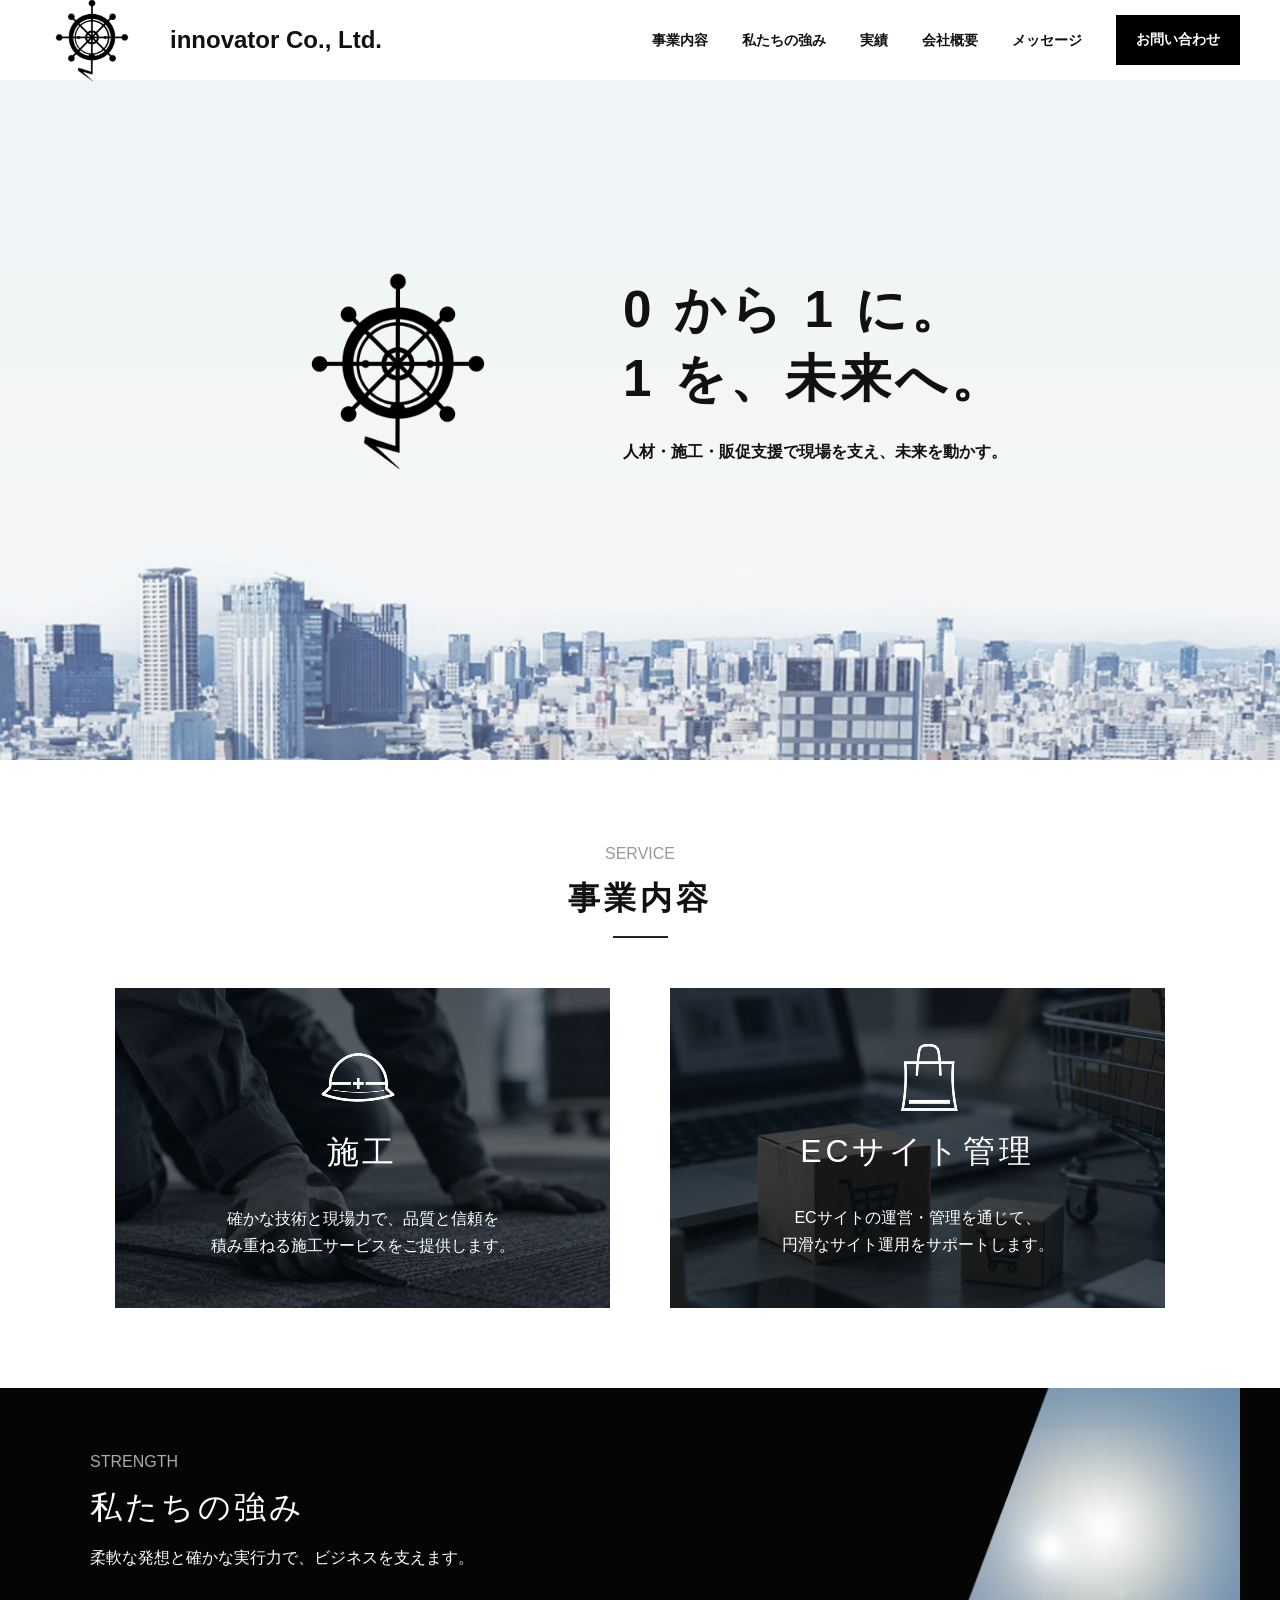
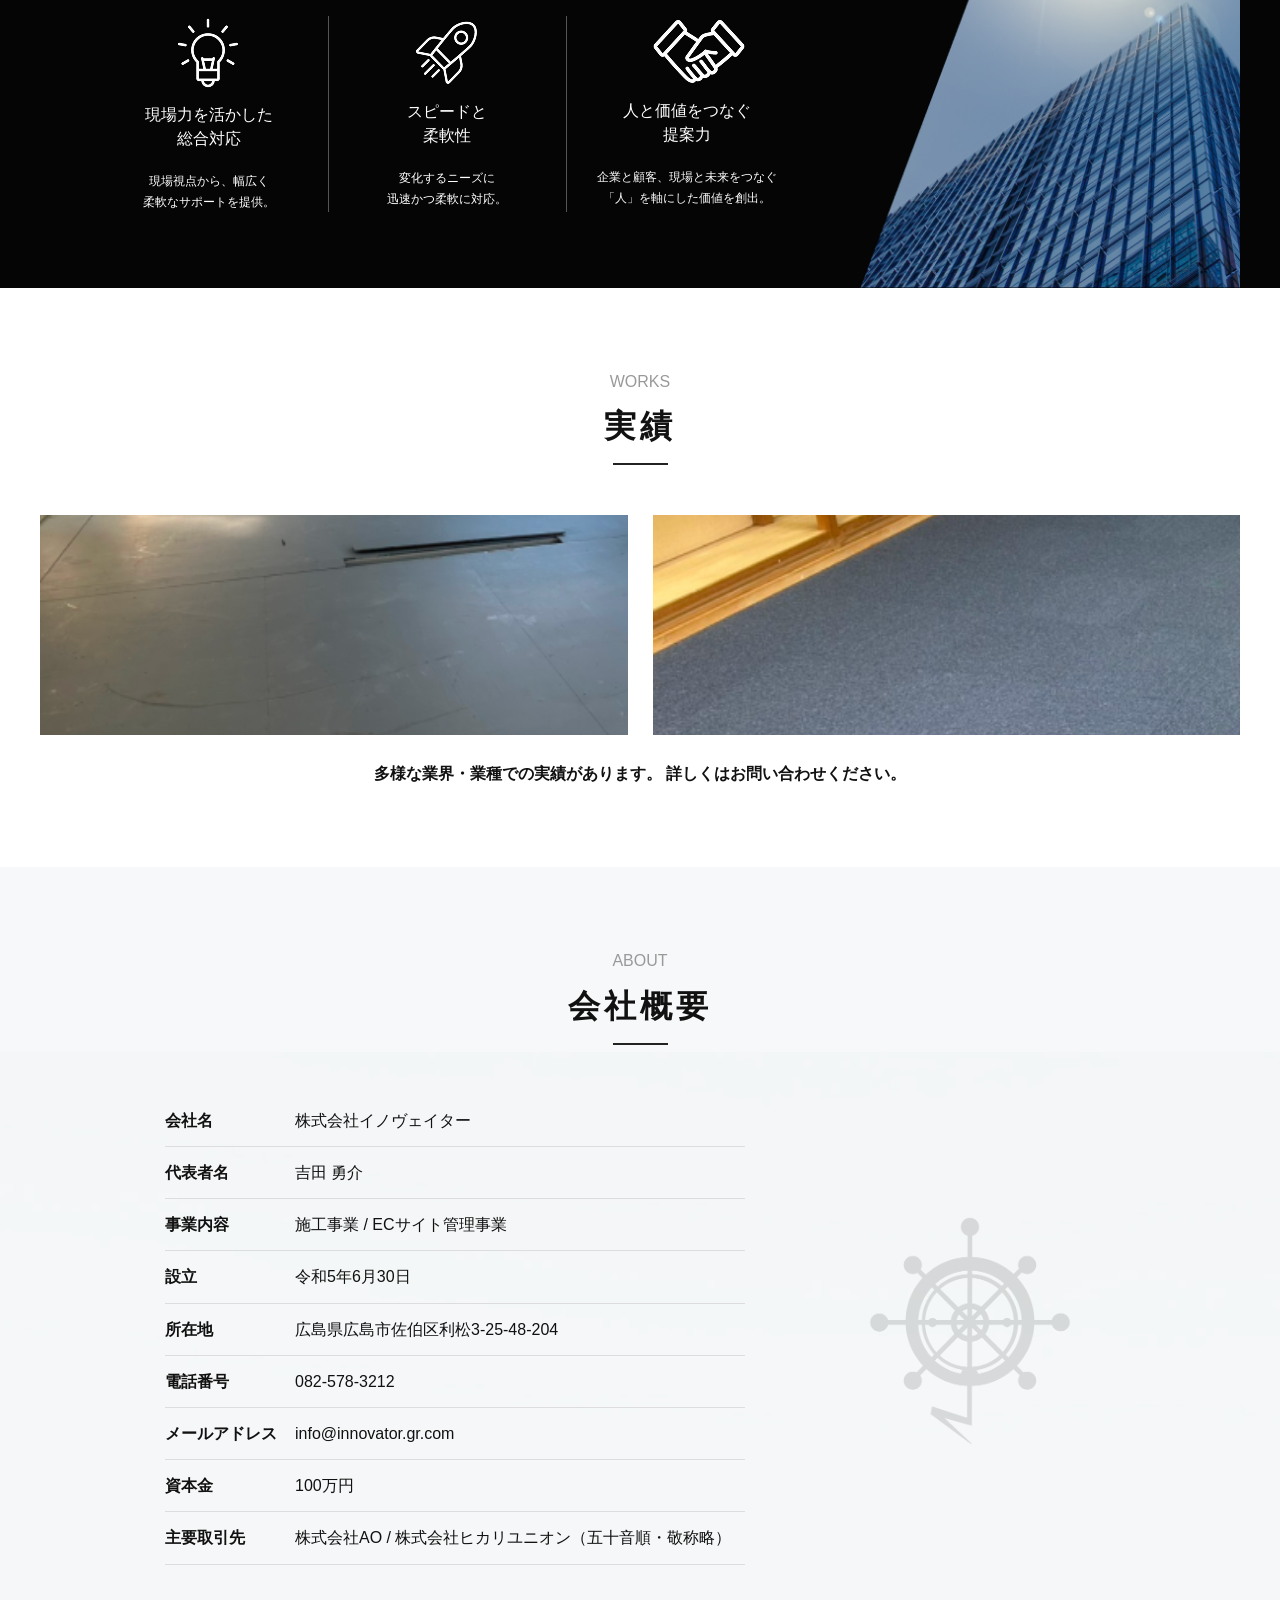
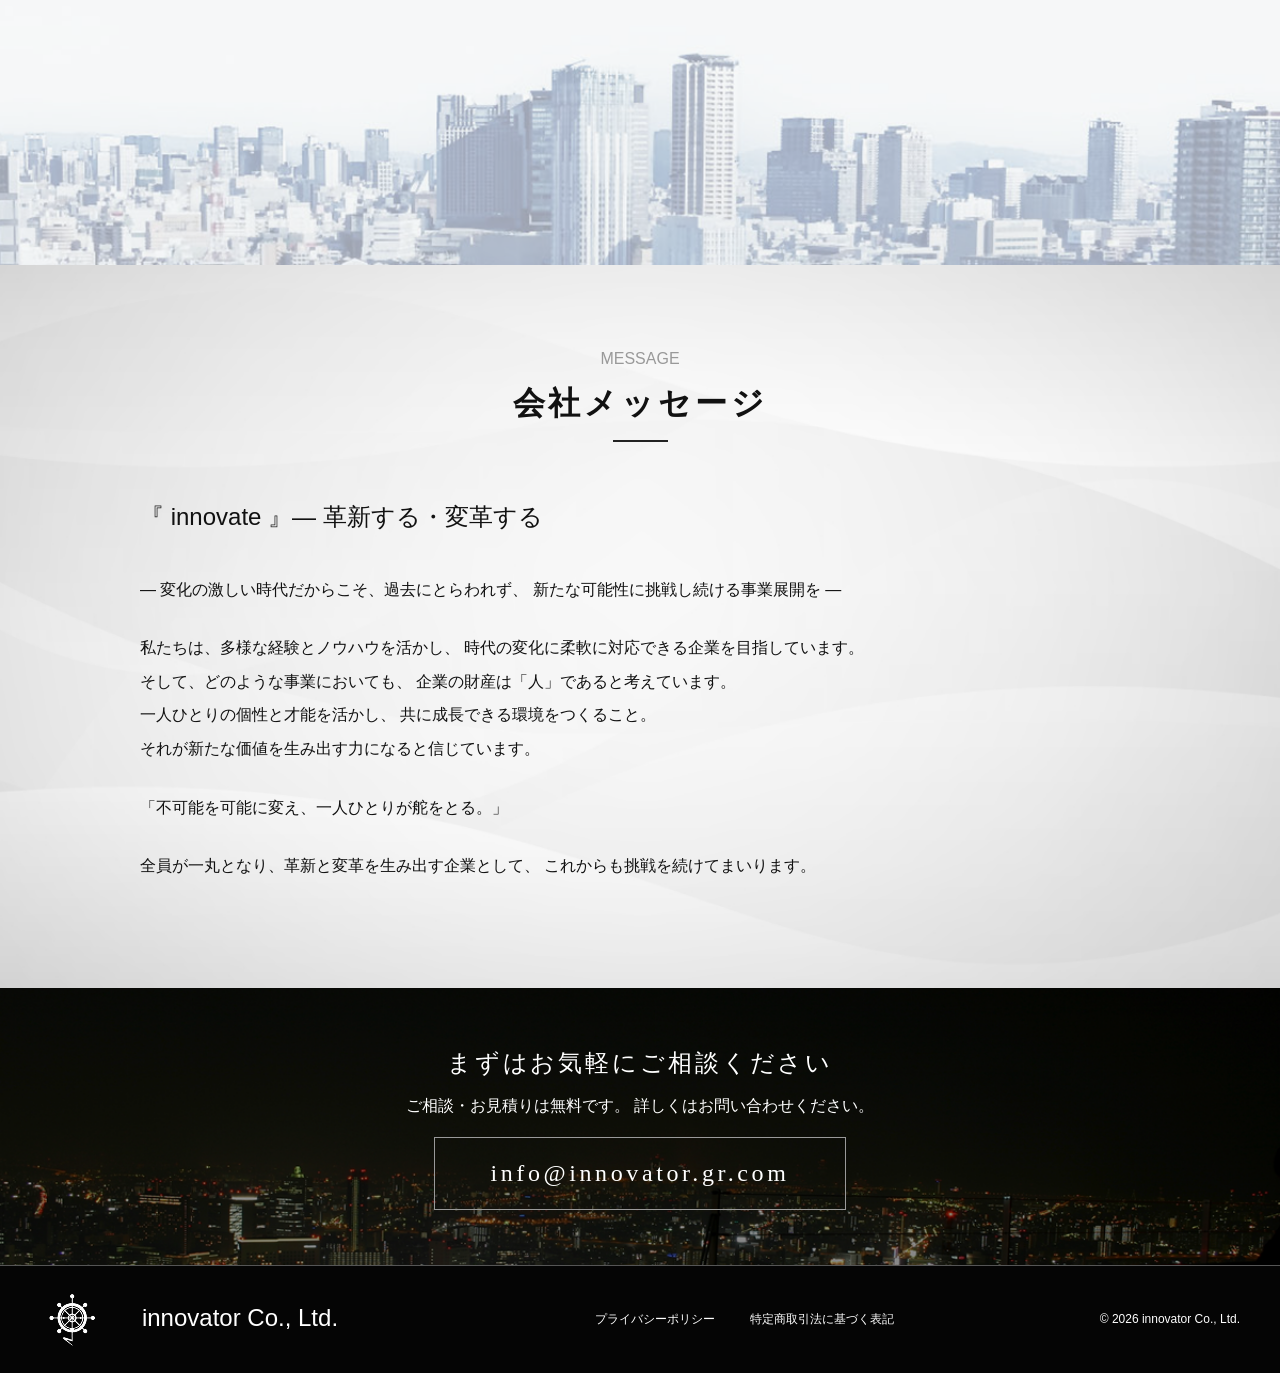
<file: index.html>
<!DOCTYPE html>
<html lang="ja">

<head>
  <meta charset="UTF-8">
  <meta name="viewport" content="width=device-width, initial-scale=1.0">
  <title>innovator Co., Ltd.</title>

  <link rel="stylesheet" href="css/reset.css">
  <link rel="stylesheet" href="css/style.css">

  <link rel="icon" href="images/inno.logo01.svg" type="image/svg">
  <link rel="icon alternate" href="images/inno.logo01.png" type="image/png">


  <meta property="og:url" content="https://0000/" />
  <meta property="og:type" content="website" />
  <meta property="og:title" content="innovator Co., Ltd." />
  <meta property="og:description" content="株式会社イノヴェイター" />
  <meta property="og:site_name" content="innovator Co., Ltd." />
  <meta property="og:image" content="https://0000/images/innovator.png" />


</head>

<body>

  <!-- HEADER -->
  <header class="header">

    <div class="header__inner inner">
      <div class="name">
        <a href="#" class="header__logo">
          <img src="images/inno.logo01.svg" alt="innovator Co., Ltd.">
        </a>

        <h1 class="header__name">innovator Co., Ltd.</h1>
      </div>

      <nav class="header__nav">

        <ul class="header__list">

          <li>
            <a href="#service">事業内容</a>
          </li>

          <li>
            <a href="#strength">私たちの強み</a>
          </li>

          <li>
            <a href="#works">実績</a>
          </li>

          <li>
            <a href="#about">会社概要</a>
          </li>

          <li>
            <a href="#message">メッセージ</a>
          </li>

          <li>
            <a href="#contact" class="header__contact">
              お問い合わせ
            </a>
          </li>

        </ul>

      </nav>

    </div>

  </header>



  <!-- HERO -->
  <main>

    <section class="hero">

      <div class="hero__inner inner">

        <div class="hero__symbol">
          <img src="images/inno.logo01.svg" alt="">
        </div>

        <div class="hero__content">
          <!-- ここh1をdivに変更 -->
          <div class="hero__title">
            0 から 1 に。<br>
            1 を、未来へ。
          </div>

          <p class="hero__text">
            人材・施工・販促支援で現場を支え、未来を動かす。
          </p>

        </div>

      </div>

    </section>


    <!-- SERVICE -->
    <section id="service" class="service section">

      <div class="inner">

        <div class="section-title">

          <span class="section-title__en">
            SERVICE
          </span>

          <h2 class="section-title__ja">
            事業内容
          </h2>

        </div>


        <div class="service__list">

          <!-- 施工 -->

          <article class="service-card service-card--construction">

            <div class="service-card__content">

              <div class="service-card__icon">
                <img src="images/icon01.png" alt="">
              </div>

              <h3 class="service-card__title">
                施工
              </h3>

              <p>
                確かな技術と現場力で、品質と信頼を<br>
                積み重ねる施工サービスをご提供します。
              </p>

            </div>

          </article>


          <!-- ECサイト管理 -->

          <article class="service-card service-card--ec">

            <div class="service-card__content">

              <div class="service-card__icon">
                <img src="images/icon02.png" alt="">
              </div>

              <h3 class="service-card__title">
                ECサイト管理
              </h3>

              <p>
                ECサイトの運営・管理を通じて、<br>
                円滑なサイト運用をサポートします。
              </p>

            </div>

          </article>

        </div>

      </div>

    </section>


    <!-- STRENGTH -->
    <section id="strength" class="strength">

      <div class="strength__inner">

        <div class="strength__content">

          <span class="strength__en">
            STRENGTH
          </span>

          <h2 class="strength__title">
            私たちの強み
          </h2>

          <p class="strength__lead">
            柔軟な発想と確かな実行力で、ビジネスを支えます。
          </p>


          <div class="strength__list">

            <div class="strength-item">

              <div class="strength-item__icon">
                <img src="images/str_icon1.png" alt="">
              </div>

              <h3>
                現場力を活かした<br>
                総合対応
              </h3>

              <p>
                現場視点から、幅広く<br>
                柔軟なサポートを提供。
              </p>

            </div>


            <div class="strength-item">

              <div class="strength-item__icon">
                <img src="images/str_icon2.png" alt="">
              </div>

              <h3>
                スピードと<br>
                柔軟性
              </h3>

              <p>
                変化するニーズに<br>
                迅速かつ柔軟に対応。
              </p>

            </div>


            <div class="strength-item">

              <div class="strength-item__icon">
                <img src="images/str_icon3.png" alt="">
              </div>

              <h3>
                人と価値をつなぐ<br>
                提案力
              </h3>

              <p>
                企業と顧客、現場と未来をつなぐ<br>
                「人」を軸にした価値を創出。
              </p>

            </div>

          </div>

        </div>


        <div class="strength__image"></div>

      </div>

    </section>



    <!-- WORKS -->
    <section id="works" class="works section">

      <div class="inner">

        <div class="section-title">

          <span class="section-title__en">
            WORKS
          </span>

          <h2 class="section-title__ja">
            実績
          </h2>

        </div>


        <div class="works__list">

          <div class="works__item">
            <img src="images/work01.png" alt="実績写真01">
          </div>

          <div class="works__item">
            <img src="images/work02.png" alt="実績写真02">
          </div>

          <!-- <div class="works__item">
            <img src="images/work03.jpg" alt="実績写真03">
          </div> -->

        </div>


        <p class="works__text">
          多様な業界・業種での実績があります。
          詳しくはお問い合わせください。
        </p>

      </div>

    </section>



    <!-- ABOUT -->
    <section id="about" class="about section">

      <div class="inner">

        <div class="section-title">

          <span class="section-title__en">
            ABOUT
          </span>

          <h2 class="section-title__ja">
            会社概要
          </h2>

        </div>


        <div class="about__content">

          <dl class="about__table">

            <div>
              <dt>会社名</dt>
              <dd>株式会社イノヴェイター</dd>
            </div>

            <div>
              <dt>代表者名</dt>
              <dd>吉田 勇介</dd>
            </div>

            <div>
              <dt>事業内容</dt>
              <dd>
                施工事業 / ECサイト管理事業
              </dd>
            </div>

            <div>
              <dt>設立</dt>
              <dd>令和5年6月30日</dd>
            </div>

            <div>
              <dt>所在地</dt>
              <dd>
                広島県広島市佐伯区利松3-25-48-204
              </dd>
            </div>

            <div>
              <dt>電話番号</dt>
              <dd>082-578-3212</dd>
            </div>

            <div>
              <dt>メールアドレス</dt>
              <dd>info@innovator.gr.com</dd>
            </div>

            <div>
              <dt>資本金</dt>
              <dd>100万円</dd>
            </div>

            <div>
              <dt>主要取引先</dt>
              <dd>
                株式会社AO / 株式会社ヒカリユニオン（五十音順・敬称略）
              </dd>
            </div>

          </dl>


          <div class="about__symbol">

            <img src="images/inno.logo01.png" alt="">

          </div>

        </div>

      </div>

    </section>


    <!-- MESSAGE -->
    <section id="message" class="message section">

      <div class="inner">

        <div class="section-title">

          <span class="section-title__en">
            MESSAGE
          </span>

          <h2 class="section-title__ja">
            会社メッセージ
          </h2>

        </div>


        <div class="message__content">

          <h3>
            『 innovate 』— 革新する・変革する
          </h3>

          <p>
            — 変化の激しい時代だからこそ、過去にとらわれず、
            新たな可能性に挑戦し続ける事業展開を —
          </p>

          <p>
            私たちは、多様な経験とノウハウを活かし、
            時代の変化に柔軟に対応できる企業を目指しています。
            <br>
            そして、どのような事業においても、
            企業の財産は「人」であると考えています。
            <br>
            一人ひとりの個性と才能を活かし、
            共に成長できる環境をつくること。
            <br>
            それが新たな価値を生み出す力になると信じています。
          </p>

          <p>
            「不可能を可能に変え、一人ひとりが舵をとる。」
          </p>

          <p>
            全員が一丸となり、革新と変革を生み出す企業として、
            これからも挑戦を続けてまいります。
          </p>

        </div>

      </div>

    </section>


    <!-- CONTACT -->
    <section id="contact" class="contact">

      <div class="inner">

        <h2 class="contact__title">
          まずはお気軽にご相談ください
        </h2>

        <p class="contact__text">
          ご相談・お見積りは無料です。
          詳しくはお問い合わせください。
        </p>

        <a href="mailto:info@innovator.gr.com" class="contact__mail">

          info@innovator.gr.com

        </a>

      </div>

    </section>


    <!-- FOOTER -->

    <footer class="footer">

      <div class="footer__inner inner">

        <div class="name__f">
          <div class="footer__logo">

            <img src="images/logo_w1.png" alt="innovator Co., Ltd.">

          </div>

          <div class="footer__name">innovator Co., Ltd.</div>
        </div>

        <nav class="footer__nav">

          <a href="privacy.html">
            プライバシーポリシー
          </a>

          <a href="law.html">
            特定商取引法に基づく表記
          </a>

        </nav>


        <p class="footer__copy">
          © 2026 innovator Co., Ltd.
        </p>

      </div>

    </footer>

  </main>

</body>

</html>
</file>
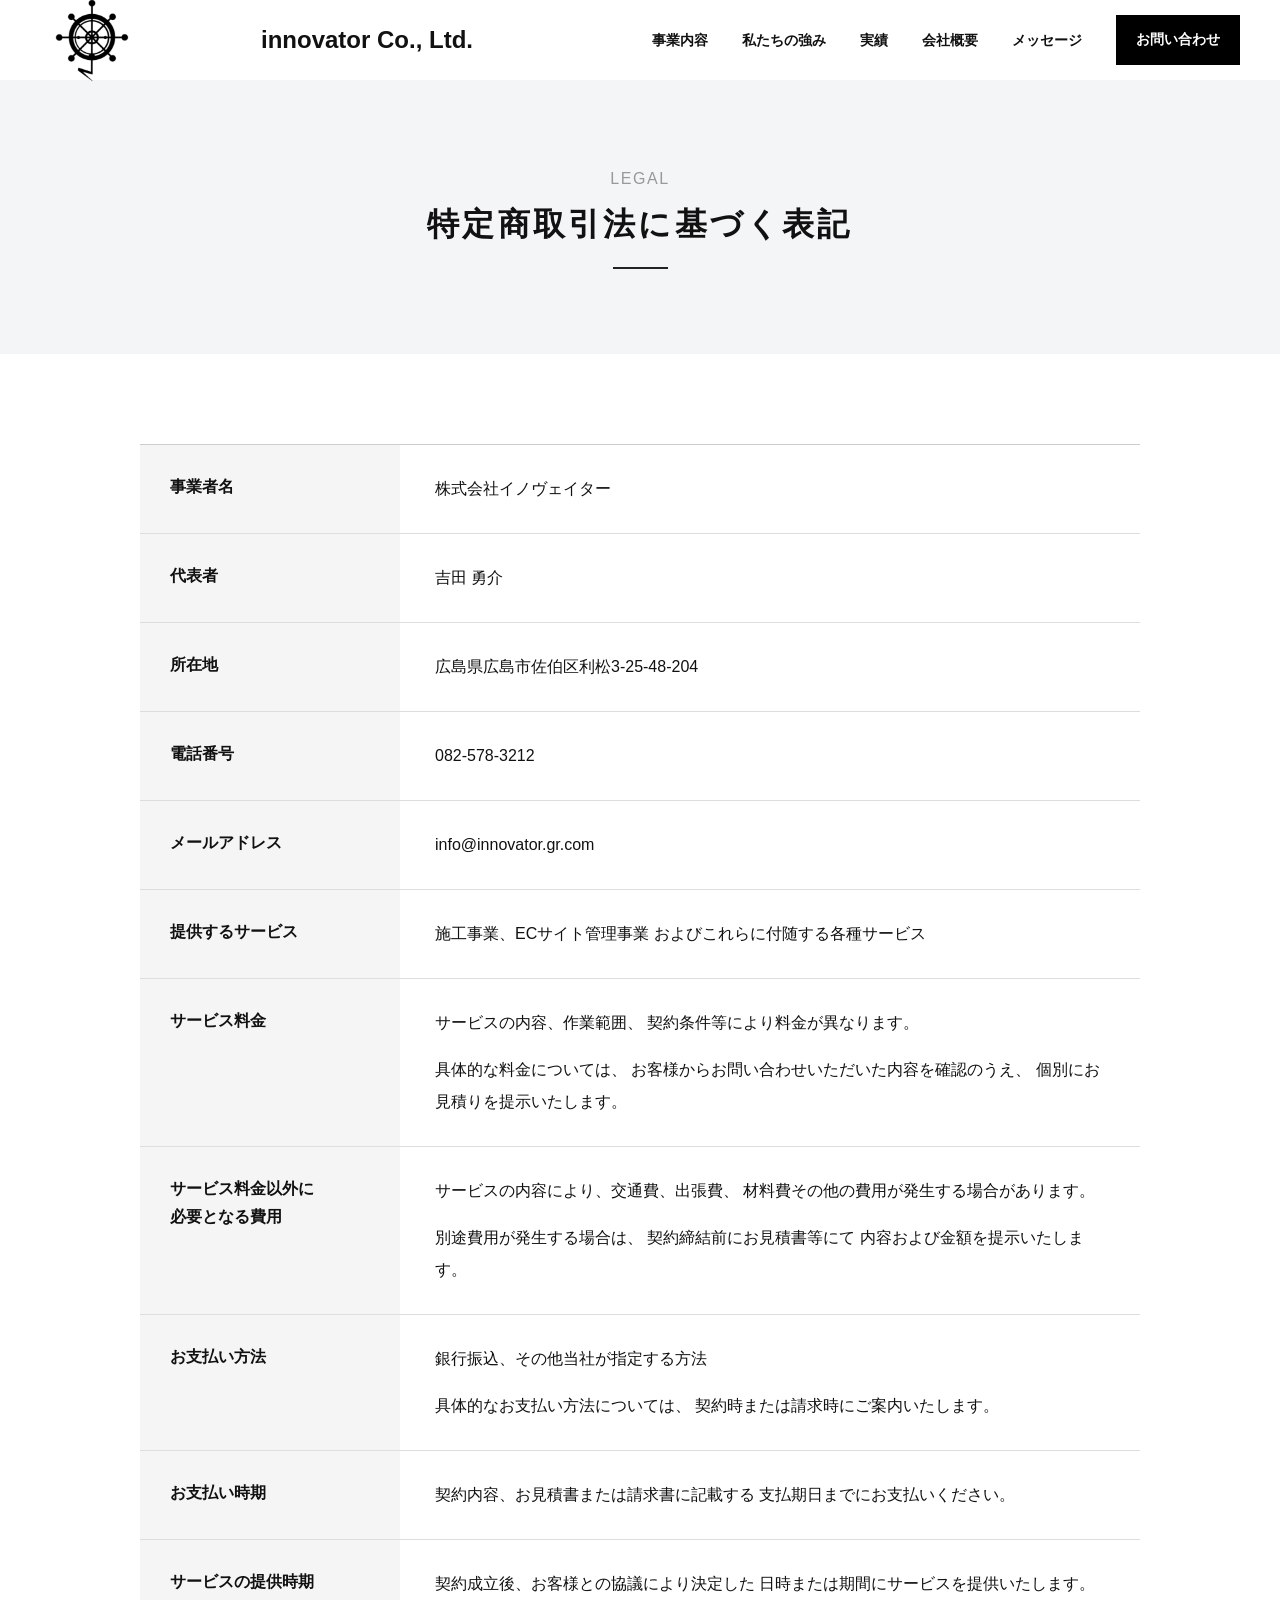
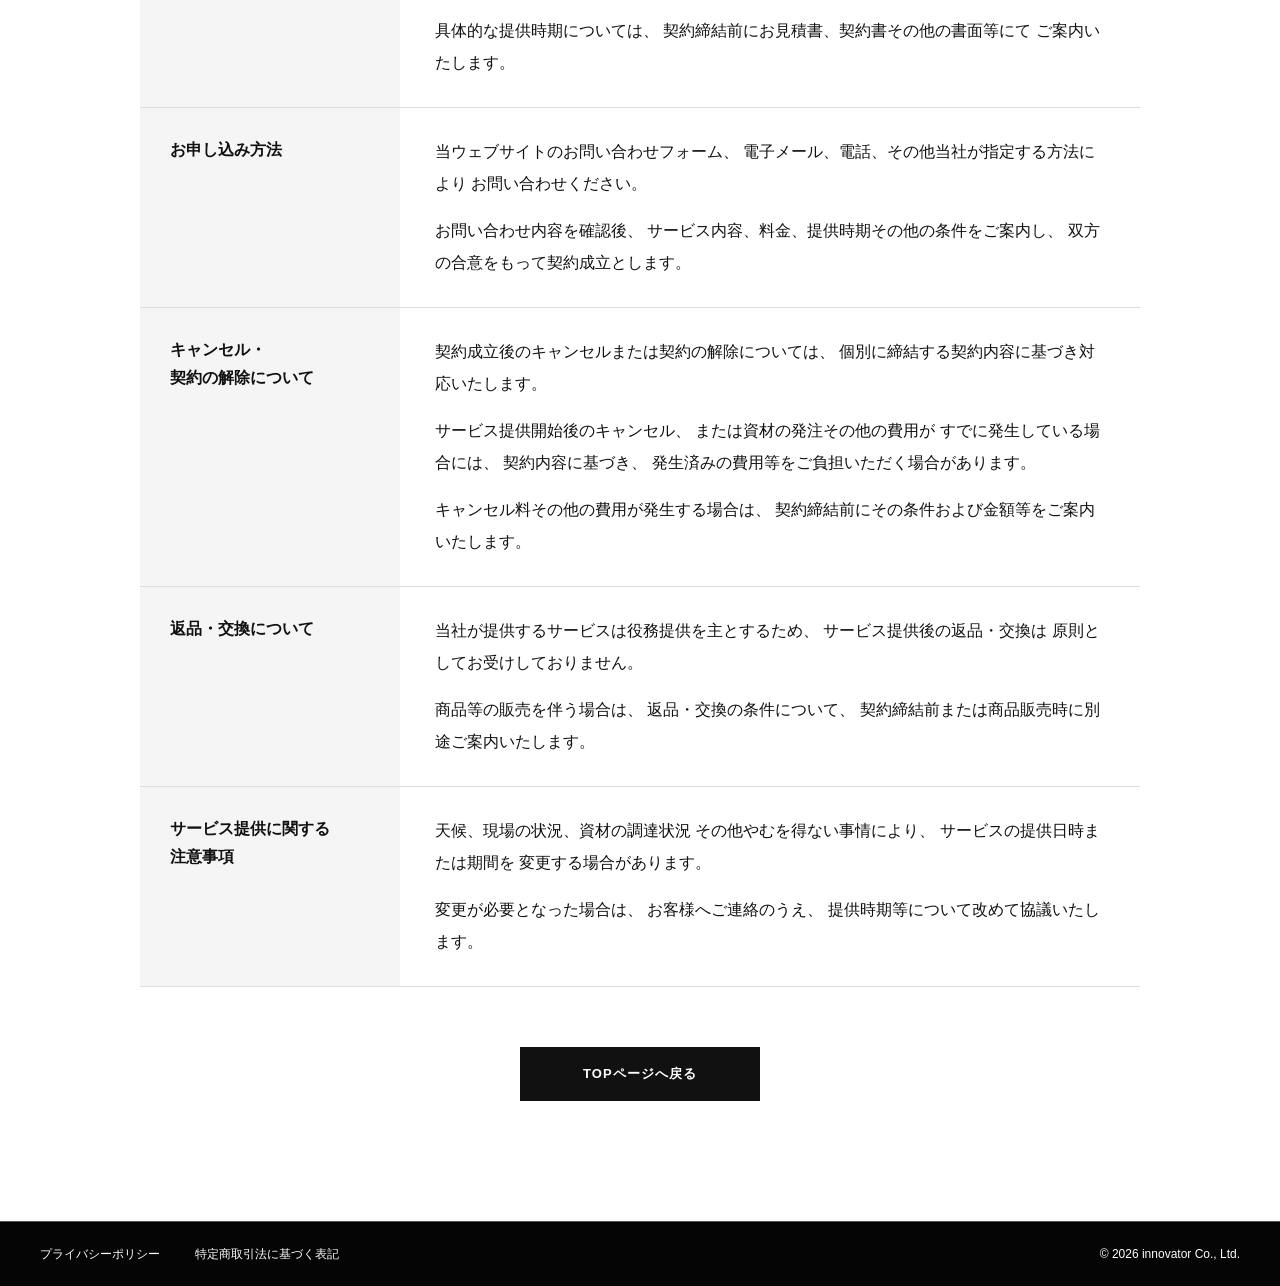
<file: law.html>
<!DOCTYPE html>
<html lang="ja">

<head>
    <meta charset="UTF-8">

    <meta name="viewport" content="width=device-width, initial-scale=1.0">

    <meta name="description" content="株式会社イノヴェイターの特定商取引法に基づく表記です。">

    <title>特定商取引法に基づく表記 | innovator Co., Ltd.</title>

    <link rel="stylesheet" href="css/reset.css">
    <link rel="stylesheet" href="css/style.css">


<body>

    <!-- =========================
       HEADER
  ========================== -->

    <header class="header">

        <div class="header__inner inner">

            <!-- LOGO -->

            <a href="index.html" class="header__logo">
                <div class="name">
                    <img src="images/inno.logo01.svg" alt="innovator Co., Ltd.">
                </div>
            </a>

            <div class="header__name">innovator Co., Ltd.</div>


            <!-- NAVIGATION -->

            <nav class="header__nav">

                <ul class="header__list">

                    <li>
                        <a href="index.html#service">
                            事業内容
                        </a>
                    </li>

                    <li>
                        <a href="index.html#strength">
                            私たちの強み
                        </a>
                    </li>

                    <li>
                        <a href="index.html#works">
                            実績
                        </a>
                    </li>

                    <li>
                        <a href="index.html#about">
                            会社概要
                        </a>
                    </li>

                    <li>
                        <a href="index.html#message">
                            メッセージ
                        </a>
                    </li>

                    <li>

                        <a href="index.html#contact" class="header__contact">
                            お問い合わせ
                        </a>

                    </li>

                </ul>

            </nav>

        </div>

    </header>



    <!-- =========================
       MAIN
  ========================== -->

    <main>


        <!-- =========================
         PAGE TITLE
    ========================== -->

        <section class="sub-hero">

            <div class="inner">

                <p class="sub-hero__en">
                    LEGAL
                </p>

                <h1 class="sub-hero__title">
                    特定商取引法に基づく表記
                </h1>

            </div>

        </section>



        <!-- =========================
         LEGAL CONTENT
    ========================== -->

        <section class="legal">

            <div class="inner">


                <div class="legal__content">


                    <!-- 事業者名 -->

                    <div class="legal__row">

                        <h2 class="legal__title">
                            事業者名
                        </h2>

                        <div class="legal__text">

                            <p>
                                株式会社イノヴェイター
                            </p>

                        </div>

                    </div>



                    <!-- 代表者 -->

                    <div class="legal__row">

                        <h2 class="legal__title">
                            代表者
                        </h2>

                        <div class="legal__text">

                            <p>
                                吉田 勇介
                            </p>

                        </div>

                    </div>



                    <!-- 所在地 -->

                    <div class="legal__row">

                        <h2 class="legal__title">
                            所在地
                        </h2>

                        <div class="legal__text">

                            <p>
                                広島県広島市佐伯区利松3-25-48-204
                            </p>

                        </div>

                    </div>



                    <!-- 電話番号 -->

                    <div class="legal__row">

                        <h2 class="legal__title">
                            電話番号
                        </h2>

                        <div class="legal__text">

                            <p>
                                <a href="tel:0825783212">
                                    082-578-3212
                                </a>
                            </p>

                        </div>

                    </div>



                    <!-- メールアドレス -->

                    <div class="legal__row">

                        <h2 class="legal__title">
                            メールアドレス
                        </h2>

                        <div class="legal__text">

                            <p>

                                <a href="mailto:info@innovator.gr.com">
                                    info@innovator.gr.com
                                </a>

                            </p>

                        </div>

                    </div>



                    <!-- 提供するサービス -->

                    <div class="legal__row">

                        <h2 class="legal__title">
                            提供するサービス
                        </h2>

                        <div class="legal__text">

                            <p>
                                施工事業、ECサイト管理事業
                                およびこれらに付随する各種サービス
                            </p>

                        </div>

                    </div>



                    <!-- サービス料金 -->

                    <div class="legal__row">

                        <h2 class="legal__title">
                            サービス料金
                        </h2>

                        <div class="legal__text">

                            <p>
                                サービスの内容、作業範囲、
                                契約条件等により料金が異なります。
                            </p>

                            <p>
                                具体的な料金については、
                                お客様からお問い合わせいただいた内容を確認のうえ、
                                個別にお見積りを提示いたします。
                            </p>

                        </div>

                    </div>



                    <!-- サービス料金以外に必要となる費用 -->

                    <div class="legal__row">

                        <h2 class="legal__title">
                            サービス料金以外に<br class="pc-only">
                            必要となる費用
                        </h2>

                        <div class="legal__text">

                            <p>
                                サービスの内容により、交通費、出張費、
                                材料費その他の費用が発生する場合があります。
                            </p>

                            <p>
                                別途費用が発生する場合は、
                                契約締結前にお見積書等にて
                                内容および金額を提示いたします。
                            </p>

                        </div>

                    </div>



                    <!-- お支払い方法 -->

                    <div class="legal__row">

                        <h2 class="legal__title">
                            お支払い方法
                        </h2>

                        <div class="legal__text">

                            <p>
                                銀行振込、その他当社が指定する方法
                            </p>

                            <p>
                                具体的なお支払い方法については、
                                契約時または請求時にご案内いたします。
                            </p>

                        </div>

                    </div>



                    <!-- お支払い時期 -->

                    <div class="legal__row">

                        <h2 class="legal__title">
                            お支払い時期
                        </h2>

                        <div class="legal__text">

                            <p>
                                契約内容、お見積書または請求書に記載する
                                支払期日までにお支払いください。
                            </p>

                        </div>

                    </div>



                    <!-- サービスの提供時期 -->

                    <div class="legal__row">

                        <h2 class="legal__title">
                            サービスの提供時期
                        </h2>

                        <div class="legal__text">

                            <p>
                                契約成立後、お客様との協議により決定した
                                日時または期間にサービスを提供いたします。
                            </p>

                            <p>
                                具体的な提供時期については、
                                契約締結前にお見積書、契約書その他の書面等にて
                                ご案内いたします。
                            </p>

                        </div>

                    </div>



                    <!-- お申し込み方法 -->

                    <div class="legal__row">

                        <h2 class="legal__title">
                            お申し込み方法
                        </h2>

                        <div class="legal__text">

                            <p>
                                当ウェブサイトのお問い合わせフォーム、
                                電子メール、電話、その他当社が指定する方法により
                                お問い合わせください。
                            </p>

                            <p>
                                お問い合わせ内容を確認後、
                                サービス内容、料金、提供時期その他の条件をご案内し、
                                双方の合意をもって契約成立とします。
                            </p>

                        </div>

                    </div>



                    <!-- キャンセル・契約解除 -->

                    <div class="legal__row">

                        <h2 class="legal__title">
                            キャンセル・<br class="pc-only">
                            契約の解除について
                        </h2>

                        <div class="legal__text">

                            <p>
                                契約成立後のキャンセルまたは契約の解除については、
                                個別に締結する契約内容に基づき対応いたします。
                            </p>

                            <p>
                                サービス提供開始後のキャンセル、
                                または資材の発注その他の費用が
                                すでに発生している場合には、
                                契約内容に基づき、
                                発生済みの費用等をご負担いただく場合があります。
                            </p>

                            <p>
                                キャンセル料その他の費用が発生する場合は、
                                契約締結前にその条件および金額等をご案内いたします。
                            </p>

                        </div>

                    </div>



                    <!-- 返品・交換 -->

                    <div class="legal__row">

                        <h2 class="legal__title">
                            返品・交換について
                        </h2>

                        <div class="legal__text">

                            <p>
                                当社が提供するサービスは役務提供を主とするため、
                                サービス提供後の返品・交換は
                                原則としてお受けしておりません。
                            </p>

                            <p>
                                商品等の販売を伴う場合は、
                                返品・交換の条件について、
                                契約締結前または商品販売時に別途ご案内いたします。
                            </p>

                        </div>

                    </div>



                    <!-- 注意事項 -->

                    <div class="legal__row">

                        <h2 class="legal__title">
                            サービス提供に関する<br class="pc-only">
                            注意事項
                        </h2>

                        <div class="legal__text">

                            <p>
                                天候、現場の状況、資材の調達状況
                                その他やむを得ない事情により、
                                サービスの提供日時または期間を
                                変更する場合があります。
                            </p>

                            <p>
                                変更が必要となった場合は、
                                お客様へご連絡のうえ、
                                提供時期等について改めて協議いたします。
                            </p>

                        </div>

                    </div>


                </div>


                <!-- TOPへ戻る -->

                <div class="legal__back">

                    <a href="index.html">
                        TOPページへ戻る
                    </a>

                </div>


            </div>

        </section>


    </main>



    <!-- =========================
       FOOTER
  ========================== -->

    <footer class="footer">

        <div class="footer__inner inner">



            <nav class="footer__nav">

                <a href="privacy.html">
                    プライバシーポリシー
                </a>

                <a href="law.html">
                    特定商取引法に基づく表記
                </a>

            </nav>


            <p class="footer__copy">
                © 2026 innovator Co., Ltd.
            </p>


        </div>

    </footer>


</body>

</html>
</file>
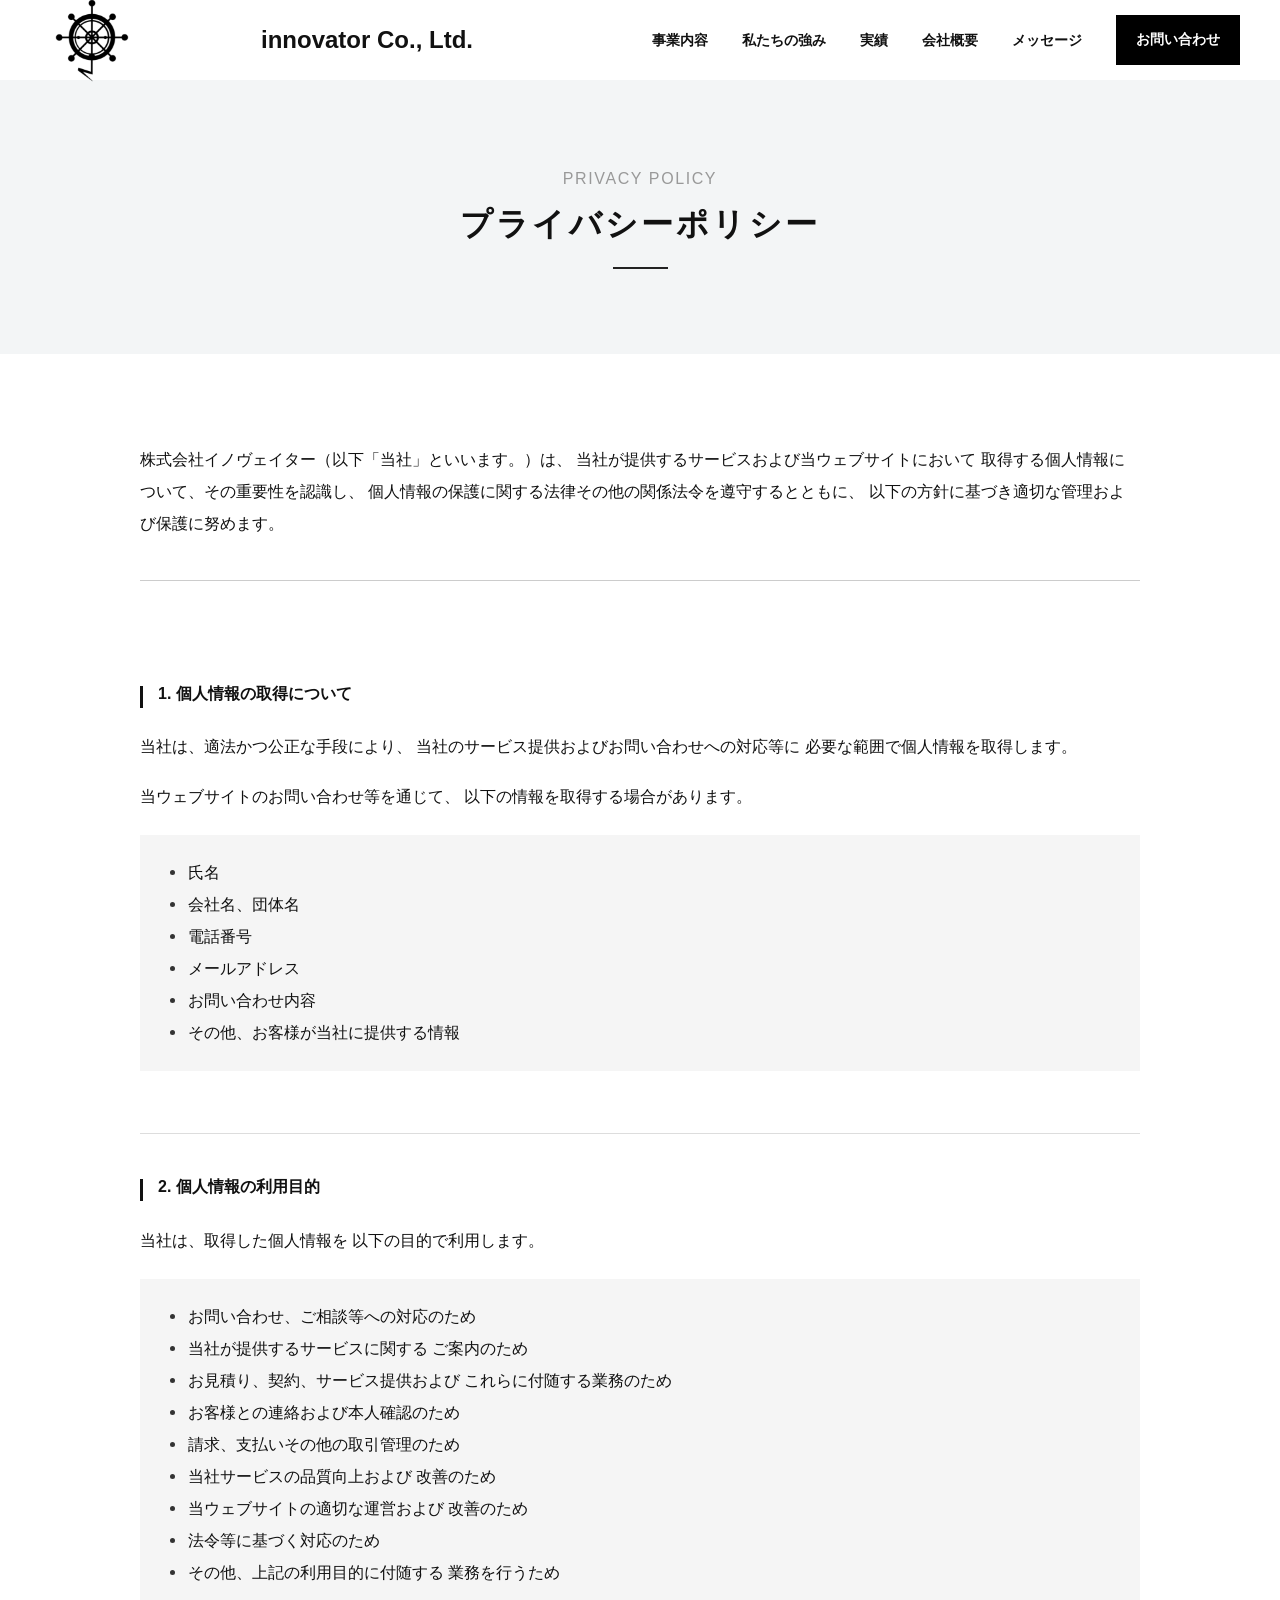
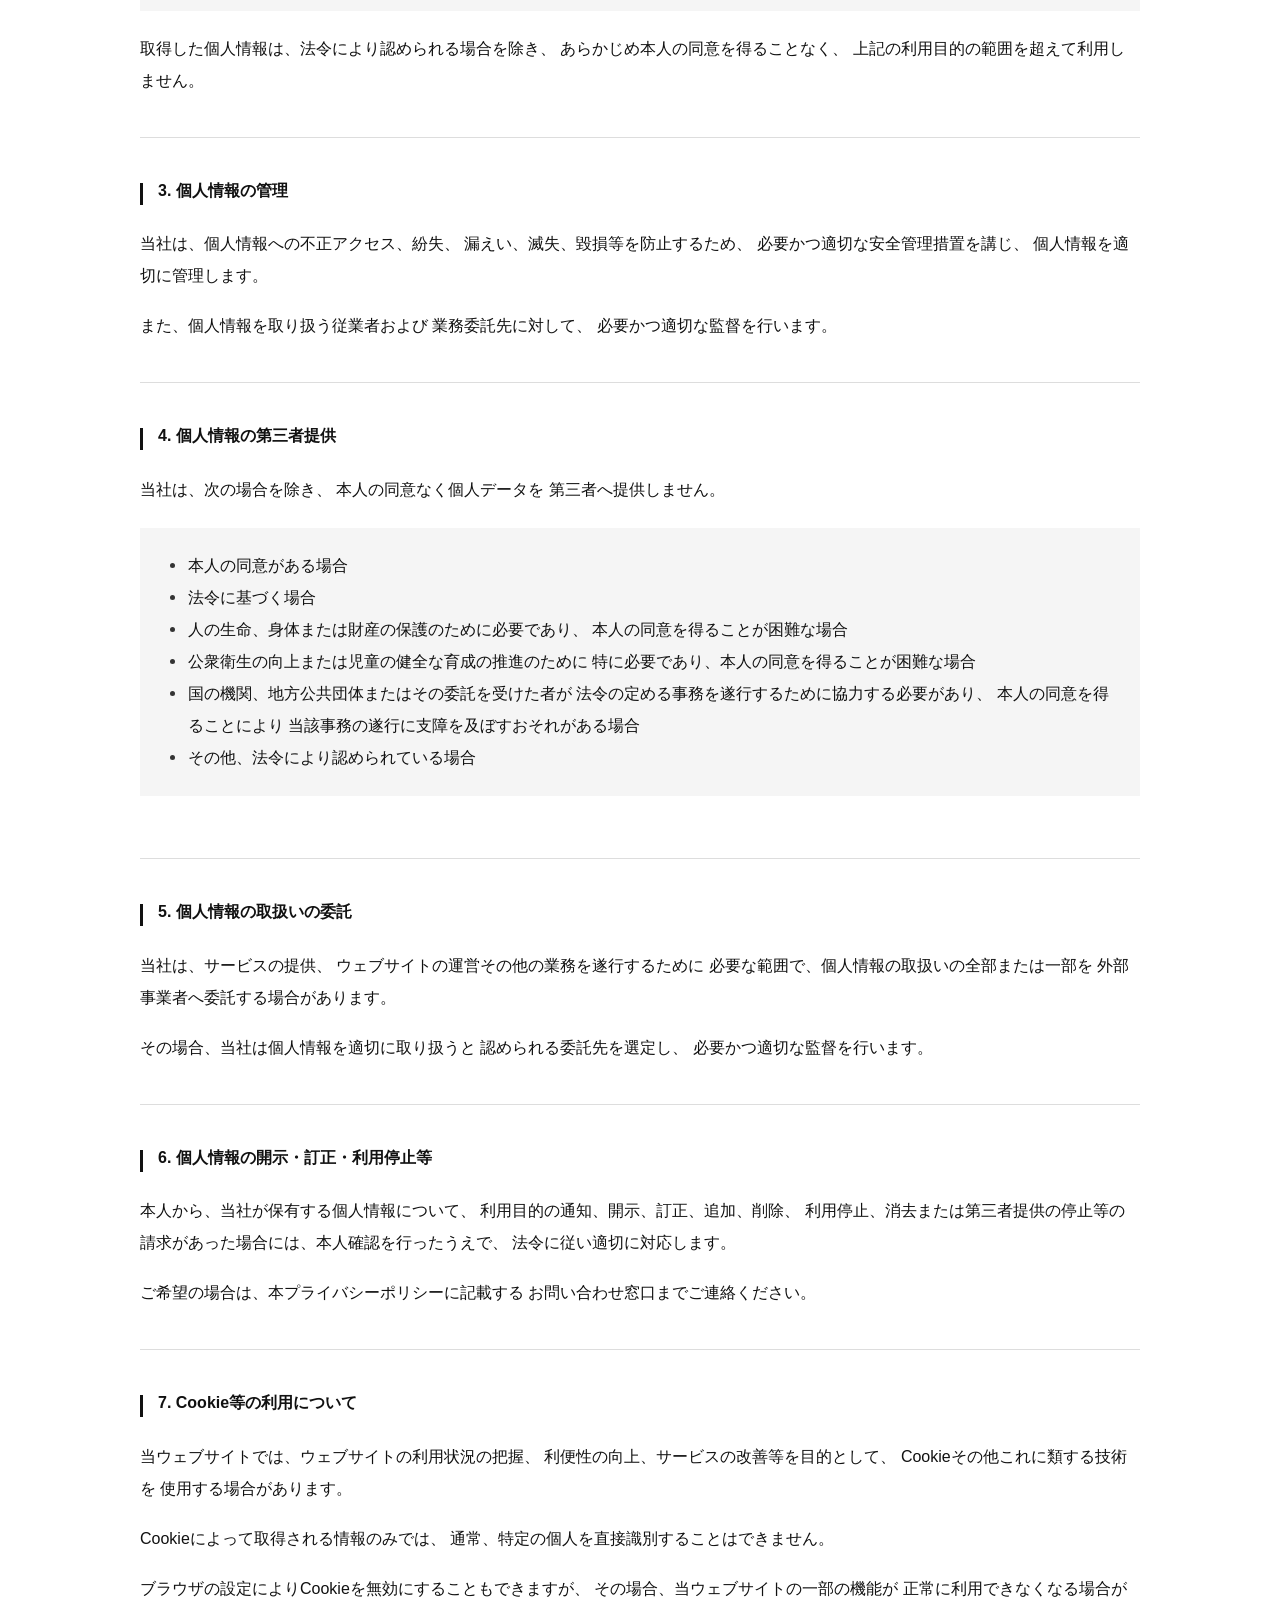
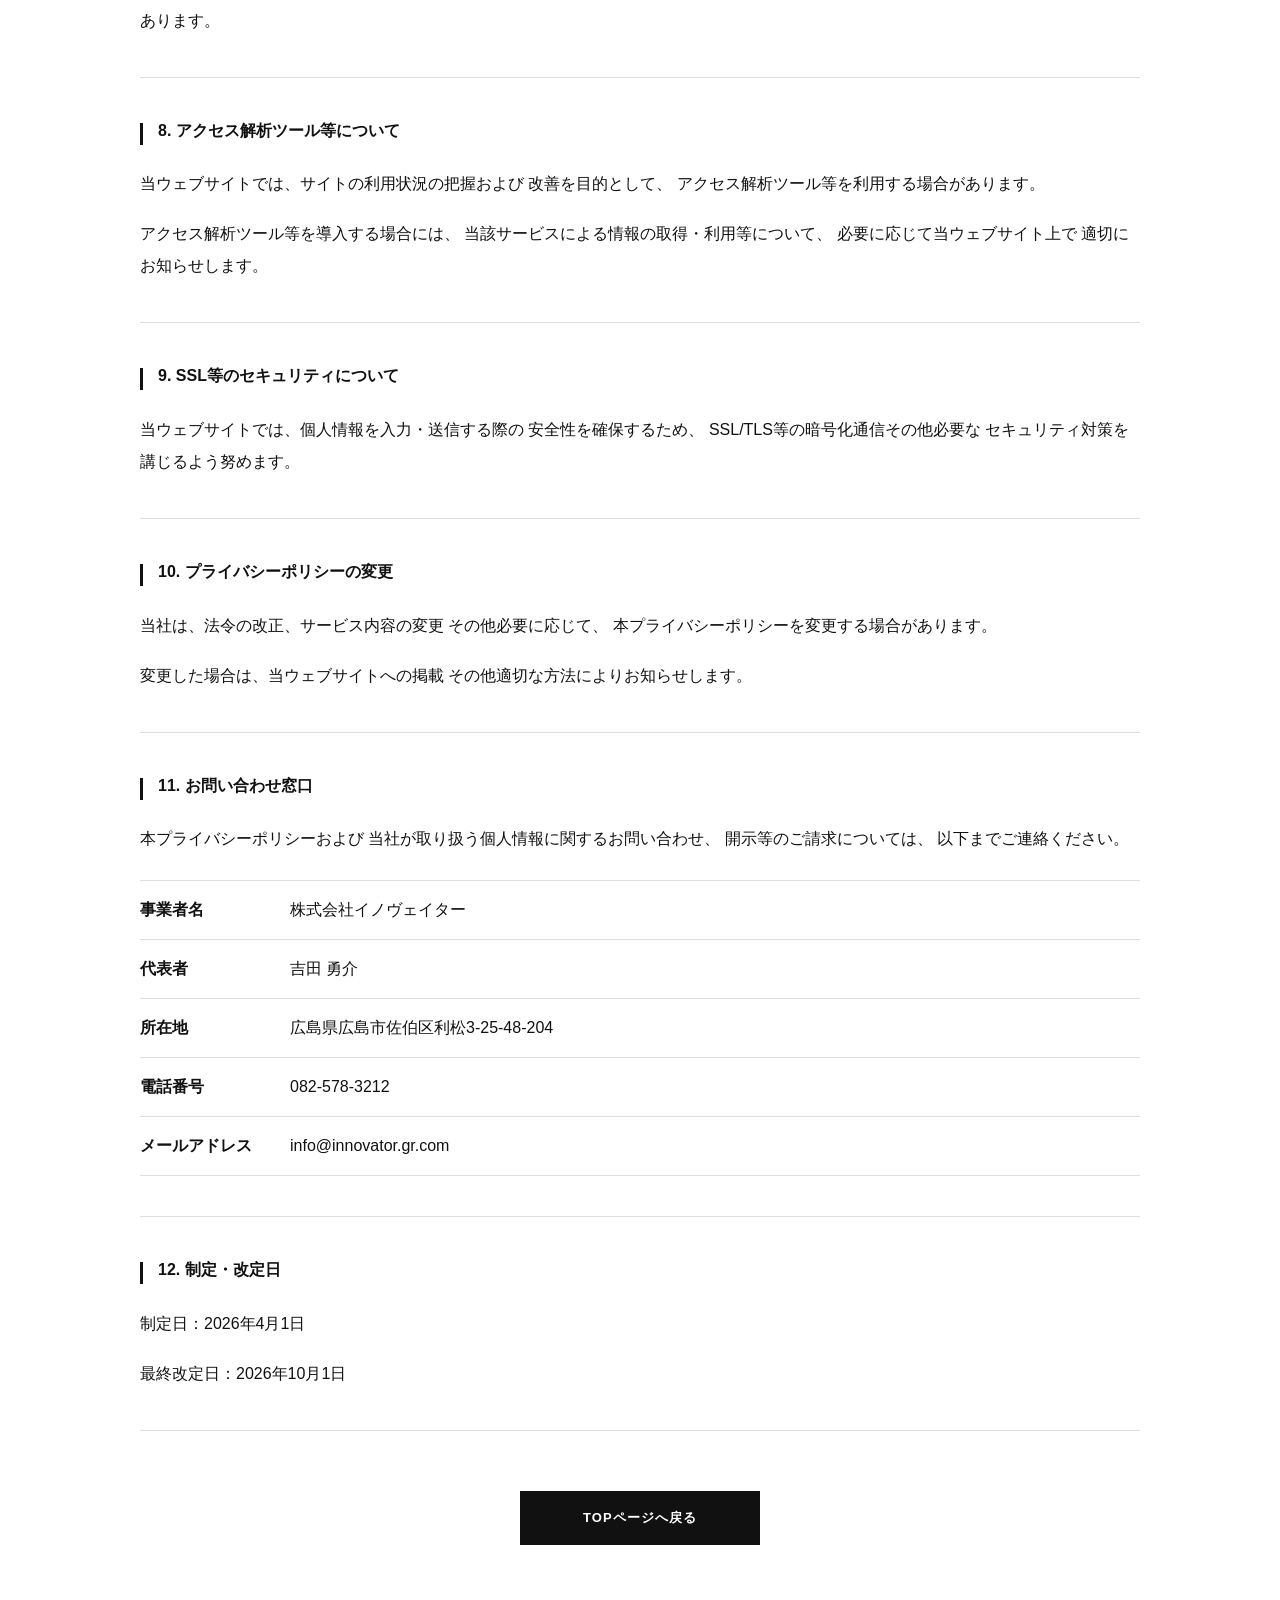
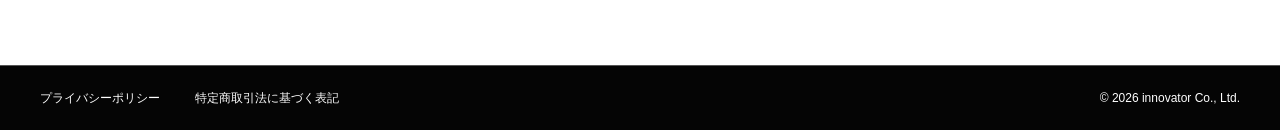
<file: privacy.html>
<!DOCTYPE html>
<html lang="ja">

<head>
    <meta charset="UTF-8">

    <meta name="viewport" content="width=device-width, initial-scale=1.0">

    <meta name="description" content="株式会社イノヴェイターのプライバシーポリシーです。">

    <title>プライバシーポリシー | innovator Co., Ltd.</title>

    <link rel="stylesheet" href="css/style.css">
</head>


<body>

    <!-- =========================
       HEADER
  ========================== -->

    <header class="header">

        <div class="header__inner inner">

            <!-- LOGO -->

            <a href="index.html" class="header__logo">
                <div class="name">
                    <img src="images/inno.logo01.svg" alt="innovator Co., Ltd.">
                </div>
            </a>

            <div class="header__name">innovator Co., Ltd.</div>


            <!-- NAVIGATION -->

            <nav class="header__nav">

                <ul class="header__list">

                    <li>
                        <a href="index.html#service">
                            事業内容
                        </a>
                    </li>

                    <li>
                        <a href="index.html#strength">
                            私たちの強み
                        </a>
                    </li>

                    <li>
                        <a href="index.html#works">
                            実績
                        </a>
                    </li>

                    <li>
                        <a href="index.html#about">
                            会社概要
                        </a>
                    </li>

                    <li>
                        <a href="index.html#message">
                            メッセージ
                        </a>
                    </li>

                    <li>

                        <a href="index.html#contact" class="header__contact">
                            お問い合わせ
                        </a>

                    </li>

                </ul>

            </nav>

        </div>

    </header>



    <!-- =========================
       MAIN
  ========================== -->

    <main>


        <!-- =========================
         PAGE TITLE
    ========================== -->

        <section class="sub-hero">

            <div class="inner">

                <p class="sub-hero__en">
                    PRIVACY POLICY
                </p>

                <h1 class="sub-hero__title">
                    プライバシーポリシー
                </h1>

            </div>

        </section>



        <!-- =========================
         PRIVACY POLICY
    ========================== -->

        <section class="privacy">

            <div class="inner">


                <!-- INTRODUCTION -->

                <div class="privacy__intro">

                    <p>
                        株式会社イノヴェイター（以下「当社」といいます。）は、
                        当社が提供するサービスおよび当ウェブサイトにおいて
                        取得する個人情報について、その重要性を認識し、
                        個人情報の保護に関する法律その他の関係法令を遵守するとともに、
                        以下の方針に基づき適切な管理および保護に努めます。
                    </p>

                </div>



                <!-- =========================
             01 個人情報の取得
        ========================== -->

                <section class="privacy__block">

                    <h2 class="privacy__title">
                        1. 個人情報の取得について
                    </h2>

                    <div class="privacy__text">

                        <p>
                            当社は、適法かつ公正な手段により、
                            当社のサービス提供およびお問い合わせへの対応等に
                            必要な範囲で個人情報を取得します。
                        </p>

                        <p>
                            当ウェブサイトのお問い合わせ等を通じて、
                            以下の情報を取得する場合があります。
                        </p>


                        <ul class="privacy__list">

                            <li>氏名</li>

                            <li>
                                会社名、団体名
                            </li>

                            <li>
                                電話番号
                            </li>

                            <li>
                                メールアドレス
                            </li>

                            <li>
                                お問い合わせ内容
                            </li>

                            <li>
                                その他、お客様が当社に提供する情報
                            </li>

                        </ul>

                    </div>

                </section>



                <!-- =========================
             02 利用目的
        ========================== -->

                <section class="privacy__block">

                    <h2 class="privacy__title">
                        2. 個人情報の利用目的
                    </h2>

                    <div class="privacy__text">

                        <p>
                            当社は、取得した個人情報を
                            以下の目的で利用します。
                        </p>


                        <ul class="privacy__list">

                            <li>
                                お問い合わせ、ご相談等への対応のため
                            </li>

                            <li>
                                当社が提供するサービスに関する
                                ご案内のため
                            </li>

                            <li>
                                お見積り、契約、サービス提供および
                                これらに付随する業務のため
                            </li>

                            <li>
                                お客様との連絡および本人確認のため
                            </li>

                            <li>
                                請求、支払いその他の取引管理のため
                            </li>

                            <li>
                                当社サービスの品質向上および
                                改善のため
                            </li>

                            <li>
                                当ウェブサイトの適切な運営および
                                改善のため
                            </li>

                            <li>
                                法令等に基づく対応のため
                            </li>

                            <li>
                                その他、上記の利用目的に付随する
                                業務を行うため
                            </li>

                        </ul>


                        <p>
                            取得した個人情報は、法令により認められる場合を除き、
                            あらかじめ本人の同意を得ることなく、
                            上記の利用目的の範囲を超えて利用しません。
                        </p>

                    </div>

                </section>



                <!-- =========================
             03 個人情報の管理
        ========================== -->

                <section class="privacy__block">

                    <h2 class="privacy__title">
                        3. 個人情報の管理
                    </h2>

                    <div class="privacy__text">

                        <p>
                            当社は、個人情報への不正アクセス、紛失、
                            漏えい、滅失、毀損等を防止するため、
                            必要かつ適切な安全管理措置を講じ、
                            個人情報を適切に管理します。
                        </p>

                        <p>
                            また、個人情報を取り扱う従業者および
                            業務委託先に対して、
                            必要かつ適切な監督を行います。
                        </p>

                    </div>

                </section>



                <!-- =========================
             04 第三者提供
        ========================== -->

                <section class="privacy__block">

                    <h2 class="privacy__title">
                        4. 個人情報の第三者提供
                    </h2>

                    <div class="privacy__text">

                        <p>
                            当社は、次の場合を除き、
                            本人の同意なく個人データを
                            第三者へ提供しません。
                        </p>


                        <ul class="privacy__list">

                            <li>
                                本人の同意がある場合
                            </li>

                            <li>
                                法令に基づく場合
                            </li>

                            <li>
                                人の生命、身体または財産の保護のために必要であり、
                                本人の同意を得ることが困難な場合
                            </li>

                            <li>
                                公衆衛生の向上または児童の健全な育成の推進のために
                                特に必要であり、本人の同意を得ることが困難な場合
                            </li>

                            <li>
                                国の機関、地方公共団体またはその委託を受けた者が
                                法令の定める事務を遂行するために協力する必要があり、
                                本人の同意を得ることにより
                                当該事務の遂行に支障を及ぼすおそれがある場合
                            </li>

                            <li>
                                その他、法令により認められている場合
                            </li>

                        </ul>

                    </div>

                </section>



                <!-- =========================
             05 委託
        ========================== -->

                <section class="privacy__block">

                    <h2 class="privacy__title">
                        5. 個人情報の取扱いの委託
                    </h2>

                    <div class="privacy__text">

                        <p>
                            当社は、サービスの提供、
                            ウェブサイトの運営その他の業務を遂行するために
                            必要な範囲で、個人情報の取扱いの全部または一部を
                            外部事業者へ委託する場合があります。
                        </p>

                        <p>
                            その場合、当社は個人情報を適切に取り扱うと
                            認められる委託先を選定し、
                            必要かつ適切な監督を行います。
                        </p>

                    </div>

                </section>



                <!-- =========================
             06 開示・訂正等
        ========================== -->

                <section class="privacy__block">

                    <h2 class="privacy__title">
                        6. 個人情報の開示・訂正・利用停止等
                    </h2>

                    <div class="privacy__text">

                        <p>
                            本人から、当社が保有する個人情報について、
                            利用目的の通知、開示、訂正、追加、削除、
                            利用停止、消去または第三者提供の停止等の
                            請求があった場合には、本人確認を行ったうえで、
                            法令に従い適切に対応します。
                        </p>

                        <p>
                            ご希望の場合は、本プライバシーポリシーに記載する
                            お問い合わせ窓口までご連絡ください。
                        </p>

                    </div>

                </section>



                <!-- =========================
             07 Cookie
        ========================== -->

                <section class="privacy__block">

                    <h2 class="privacy__title">
                        7. Cookie等の利用について
                    </h2>

                    <div class="privacy__text">

                        <p>
                            当ウェブサイトでは、ウェブサイトの利用状況の把握、
                            利便性の向上、サービスの改善等を目的として、
                            Cookieその他これに類する技術を
                            使用する場合があります。
                        </p>

                        <p>
                            Cookieによって取得される情報のみでは、
                            通常、特定の個人を直接識別することはできません。
                        </p>

                        <p>
                            ブラウザの設定によりCookieを無効にすることもできますが、
                            その場合、当ウェブサイトの一部の機能が
                            正常に利用できなくなる場合があります。
                        </p>

                    </div>

                </section>



                <!-- =========================
             08 ACCESS ANALYTICS
        ========================== -->

                <section class="privacy__block">

                    <h2 class="privacy__title">
                        8. アクセス解析ツール等について
                    </h2>

                    <div class="privacy__text">

                        <p>
                            当ウェブサイトでは、サイトの利用状況の把握および
                            改善を目的として、
                            アクセス解析ツール等を利用する場合があります。
                        </p>

                        <p>
                            アクセス解析ツール等を導入する場合には、
                            当該サービスによる情報の取得・利用等について、
                            必要に応じて当ウェブサイト上で
                            適切にお知らせします。
                        </p>

                    </div>

                </section>



                <!-- =========================
             09 SECURITY
        ========================== -->

                <section class="privacy__block">

                    <h2 class="privacy__title">
                        9. SSL等のセキュリティについて
                    </h2>

                    <div class="privacy__text">

                        <p>
                            当ウェブサイトでは、個人情報を入力・送信する際の
                            安全性を確保するため、
                            SSL/TLS等の暗号化通信その他必要な
                            セキュリティ対策を講じるよう努めます。
                        </p>

                    </div>

                </section>



                <!-- =========================
             10 POLICY CHANGE
        ========================== -->

                <section class="privacy__block">

                    <h2 class="privacy__title">
                        10. プライバシーポリシーの変更
                    </h2>

                    <div class="privacy__text">

                        <p>
                            当社は、法令の改正、サービス内容の変更
                            その他必要に応じて、
                            本プライバシーポリシーを変更する場合があります。
                        </p>

                        <p>
                            変更した場合は、当ウェブサイトへの掲載
                            その他適切な方法によりお知らせします。
                        </p>

                    </div>

                </section>



                <!-- =========================
             11 CONTACT
        ========================== -->

                <section class="privacy__block">

                    <h2 class="privacy__title">
                        11. お問い合わせ窓口
                    </h2>

                    <div class="privacy__text">

                        <p>
                            本プライバシーポリシーおよび
                            当社が取り扱う個人情報に関するお問い合わせ、
                            開示等のご請求については、
                            以下までご連絡ください。
                        </p>


                        <dl class="privacy__company">

                            <div>

                                <dt>事業者名</dt>

                                <dd>
                                    株式会社イノヴェイター
                                </dd>

                            </div>


                            <div>

                                <dt>代表者</dt>

                                <dd>
                                    吉田 勇介
                                </dd>

                            </div>


                            <div>

                                <dt>所在地</dt>

                                <dd>
                                    広島県広島市佐伯区利松3-25-48-204
                                </dd>

                            </div>


                            <div>

                                <dt>電話番号</dt>

                                <dd>

                                    <a href="tel:0825783212">
                                        082-578-3212
                                    </a>

                                </dd>

                            </div>


                            <div>

                                <dt>メールアドレス</dt>

                                <dd>

                                    <a href="mailto:info@innovator.gr.com">
                                        info@innovator.gr.com
                                    </a>

                                </dd>

                            </div>

                        </dl>

                    </div>

                </section>



                <!-- =========================
             12 DATE
        ========================== -->

                <section class="privacy__block">

                    <h2 class="privacy__title">
                        12. 制定・改定日
                    </h2>

                    <div class="privacy__text">

                        <p>
                            制定日：2026年4月1日
                        </p>

                        <p>
                            最終改定日：2026年10月1日
                        </p>

                    </div>

                </section>



                <!-- =========================
             BACK
        ========================== -->

                <div class="privacy__back">

                    <a href="index.html">
                        TOPページへ戻る
                    </a>

                </div>


            </div>

        </section>


    </main>



    <!-- =========================
       FOOTER
  ========================== -->

    <footer class="footer">

        <div class="footer__inner inner">



            <nav class="footer__nav">

                <a href="privacy.html">
                    プライバシーポリシー
                </a>

                <a href="law.html">
                    特定商取引法に基づく表記
                </a>

            </nav>


            <p class="footer__copy">
                © 2026 innovator Co., Ltd.
            </p>


        </div>

    </footer>


</body>

</html>
</file>
<file: css/style.css>
/* =========================
   RESET / BASE
========================= */

* {
    margin: 0;
    padding: 0;
    box-sizing: border-box;
}

html {
    scroll-behavior: smooth;
}

body {
    color: #111;
    background: #fff;
    font-family:
        /* -apple-system,
        BlinkMacSystemFont, */
        "Helvetica Neue",
        "Noto Sans JP",
        Arial,
        sans-serif;
    line-height: 1.7;
}

img {
    display: block;
    max-width: 100%;
}

a {
    color: inherit;
    text-decoration: none;
}

ul {
    list-style: none;
}


/* =========================
   COMMON
========================= */

.inner {
    width: calc(100% - 48px);
    max-width: 1200px;
    margin: 0 auto;
}

.section {
    padding: 80px 0;
}


/* セクションタイトル */

.section-title {
    margin-bottom: 50px;
    text-align: center;
}

.section-title__en {
    display: block;
    margin-bottom: 4px;

    color: #999;
    font-size: 16px;
    font-weight: 400;
}

.section-title__ja {
    font-size: 32px;
    font-weight: 700;
    letter-spacing: 0.12em;
}

.section-title__ja::after {
    content: "";
    display: block;

    width: 55px;
    height: 2px;
    margin: 10px auto 0;

    background: #222;
}


/* =========================
   HEADER
========================= */

.header {
    width: 100%;
    height: 80px;
    background: #fff;
}

.header__inner {
    height: 100%;

    display: flex;
    align-items: center;
    justify-content: space-between;
}

.header__logo {
    width: 230px;
}

.header__logo img {
    width: 45%;
}

.header__name {
    width: 300px;
    font-size: 24px;
    font-weight: bold;
    margin-left: -100px;
}

.name {
    display: flex;
    align-items: center;

}

.header__list {
    display: flex;
    align-items: center;
    gap: 34px;
}

.header__list a {
    font-size: 14px;
    font-weight: 600;

    transition: opacity 0.3s;
}

.header__list a:hover {
    opacity: 0.6;
}

.header__contact {
    display: block;

    padding: 13px 20px;

    color: #fff;
    background: #000;
    /* max-height: 80px; */
}



/* =========================
   HERO
========================= */

.hero {
    min-height: 680px;

    background:
        linear-gradient(to bottom,
            #f0f4f6 0%,
            #f4f6f7 60%,
            rgba(244, 246, 247, 0.2) 75%),
        url("../images/Fv_top.png");

    background-repeat: no-repeat;
    background-position: center bottom;
    background-size: 100% auto;
}

.hero__inner {
    min-height: 680px;

    display: flex;
    align-items: center;
    justify-content: center;

    gap: 100px;

    padding-bottom: 100px;
}

.hero__symbol {
    width: 250px;
}

.hero__symbol img {
    width: 100%;
}

.hero__title {
    margin-bottom: 25px;

    font-size: clamp(40px, 4vw, 58px);
    font-weight: bold;
    line-height: 1.35;
    letter-spacing: 0.08em;
}

.hero__text {
    font-size: 16px;
    font-weight: 600;
}


/* =========================
   SERVICE
========================= */

.service__list {
    display: grid;
    grid-template-columns: repeat(2, 1fr);

    gap: 60px;

    max-width: 1050px;
    margin: 0 auto;
}

.service-card {
    position: relative;

    min-height: 320px;

    display: flex;
    align-items: center;
    justify-content: center;

    color: #fff;

    background-repeat: no-repeat;
    background-position: center;
    background-size: cover;

    overflow: hidden;
}

.service-card::before {
    content: "";

    position: absolute;
    inset: 0;

    background: rgba(5, 12, 18, 0.5);
}

.service-card--construction {
    background-image:
        url("../images/sekou_bg.png");
}

.service-card--ec {
    background-image:
        url("../images/ec_bg.png");
}

.service-card__content {
    position: relative;
    z-index: 1;

    text-align: center;
}

.service-card__icon {
    margin-bottom: 5px;
    margin-left: 105px;
    font-size: 40px;
}

.service-card__title {
    margin-bottom: 25px;
    font-size: 32px;
    font-weight: 500;
    letter-spacing: 0.12em;
}

.service-card p {
    font-size: 16px;
}


/* =========================
   STRENGTH
========================= */

.strength {
    color: #fff;
    background: #050505;
}

.strength__inner {
    max-width: 1200px;
    min-height: 500px;
    margin: 0 auto;

    display: grid;
    grid-template-columns: 68% 32%;
}

.strength__content {
    padding: 60px 50px;
}

.strength__en {
    display: block;

    margin-bottom: 5px;

    color: #aaa;
    font-size: 16px;
}

.strength__title {
    font-size: 32px;
    letter-spacing: 0.1em;
}

.strength__lead {
    margin-top: 10px;
    margin-bottom: 45px;

    font-size: 16px;
}

.strength__list {
    display: grid;
    grid-template-columns: repeat(3, 1fr);
}

.strength-item {
    padding: 0 25px;

    text-align: center;

    border-right: 1px solid #555;
}

.strength-item:last-child {
    border-right: none;
}

.strength-item__icon {
    margin-bottom: 12px;
    margin-left: 55px;
    font-size: 38px;
}

.strength-item h3 {
    margin-bottom: 20px;

    font-size: 16px;
    line-height: 1.5;
}

.strength-item p {
    font-size: 12px;
}

.strength__image {
    background:
        url("../images/strength-building.png") center / cover no-repeat;

    clip-path:
        polygon(25% 0,
            100% 0,
            100% 100%,
            0 100%);
}

/* =========================
   WORKS
========================= */

.works__list {
    display: grid;
    grid-template-columns: repeat(2, 1fr);

    gap: 25px;
}

.works__item {
    overflow: hidden;
}

.works__item img {
    width: 100%;
    height: 220px;

    object-fit: cover;

    transition: transform 0.4s;
}

.works__item:hover img {
    transform: scale(1.04);
}

.works__text {
    margin-top: 25px;

    text-align: center;

    font-size: 16px;
    font-weight: 600;
}


/* =========================
   ABOUT
========================= */

.about {
    padding-bottom: 300px;

    background:
        #f7f8f9 url("../images/about-city.png") center bottom / 100% auto no-repeat;
}

.about__content {
    max-width: 950px;
    margin: 0 auto;

    display: grid;
    grid-template-columns: 2fr 1fr;

    gap: 80px;
}

.about__table div {
    display: grid;

    grid-template-columns: 130px 1fr;

    padding: 12px 0;

    border-bottom: 1px solid #ddd;

    font-size: 16px;
}

.about__table dt {
    font-weight: 700;
}

.about__symbol {
    display: flex;
    align-items: center;
    justify-content: center;
}

.about__symbol img {
    width: 600px;

    opacity: 0.12;
}


/* =========================
   MESSAGE
========================= */

.message {
    background:
        #f7f8f9 url("../images/masage_bg.png") center bottom / 100% auto no-repeat;
    background-position: center bottom;
    background-size: cover;
}


.message__content {
    max-width: 1000px;
    margin: 0 auto;

    font-size: 16px;
    line-height: 2.1;
}

.message__content h3 {
    margin-bottom: 30px;

    font-size: 24px;
}

.message__content p {
    margin-bottom: 25px;
}



/* =========================
   CONTACT
========================= */

.contact {
    padding: 55px 0;

    color: #fff;
    text-align: center;

    background:

        url("../images/contact-bg.png") center / cover no-repeat;
}

.contact__title {
    margin-bottom: 8px;

    font-size: 24px;
    letter-spacing: 0.12em;
}

.contact__text {
    font-size: 16px;
}

.contact__mail {
    display: inline-block;

    margin-top: 18px;
    padding: 15px 55px;

    border: 1px solid #999;

    font-family: Georgia, serif;
    font-size: 24px;
    letter-spacing: 0.15em;

    transition:
        background 0.3s,
        color 0.3s;
}

.contact__mail:hover {
    color: #000;
    background: #fff;
}

/* =========================
   FOOTER
========================= */

.footer {
    padding: 22px 0;

    color: #fff;
    background: #050505;

    border-top: 1px solid #555;
}

.footer__inner {
    display: flex;
    align-items: center;
    justify-content: space-between;
}

.footer__logo {
    width: 180px;
}

.footer__name {
    width: 300px;
    font-size: 24px;
    margin-left: -130px;
    margin-top: 10px;
}

.name__f {
    display: flex;
    text-align: center;
}

.footer__nav {
    display: flex;
    gap: 35px;
}

.footer__nav a,
.footer__copy {
    font-size: 12px;
}

.footer__nav a:hover {
    text-decoration: underline;
}


/* =========================
   RESPONSIVE
========================= */

@media screen and (max-width: 768px) {

    .inner {
        width: calc(100% - 32px);
    }

    .section {
        padding: 60px 0;
    }


    /* HEADER */

    .header {
        height: 65px;
    }

    .header__logo {
        width: 180px;
    }

    .header__list li:not(:last-child) {
        display: none;
    }

    .header__contact {
        padding: 10px 14px;
    }


    /* HERO */

    .hero,
    .hero__inner {
        min-height: 580px;
    }

    .hero__inner {
        flex-direction: column;

        gap: 25px;

        padding-top: 50px;
        padding-bottom: 130px;

        text-align: center;
    }

    .hero__symbol {
        width: 150px;
    }

    .hero__title {
        font-size: 36px;
    }


    /* SERVICE */

    .service__list {
        grid-template-columns: 1fr;

        gap: 20px;
    }

    .service-card {
        min-height: 280px;
    }


    /* STRENGTH */

    .strength__inner {
        grid-template-columns: 1fr;
    }

    .strength__content {
        padding: 50px 25px;
    }

    .strength__list {
        grid-template-columns: 1fr;
    }

    .strength-item {
        padding: 30px 0;

        border-right: none;
        border-bottom: 1px solid #444;
    }

    .strength-item:last-child {
        border-bottom: none;
    }

    .strength__image {
        height: 300px;

        clip-path: none;
    }


    /* WORKS */

    .works__list {
        grid-template-columns: 1fr;
    }


    /* ABOUT */

    .about__content {
        grid-template-columns: 1fr;
    }

    .about__table div {
        grid-template-columns: 100px 1fr;
    }

    .about__symbol {
        display: none;
    }


    /* MESSAGE */

    .message__content h3 {
        font-size: 19px;
    }



    /* CONTACT */

    .contact__title {
        font-size: 21px;
    }

    .contact__mail {
        padding: 13px 25px;

        font-size: 16px;
    }


    /* FOOTER */

    .footer__inner {
        flex-direction: column;

        gap: 20px;

        text-align: center;
    }

    .footer__nav {
        flex-direction: column;

        gap: 10px;
    }

}











/* ========================================
   LEGAL PAGE
   特定商取引法に基づく表記
======================================== */


/* -------------------------
   PAGE TITLE
------------------------- */

.sub-hero {
    padding: 85px 0;

    background: #f3f5f6;

    text-align: center;
}

.sub-hero__en {
    margin-bottom: 5px;

    color: #999;

    font-size: 16px;
    letter-spacing: 0.1em;
}

.sub-hero__title {
    font-size: 32px;
    font-weight: 700;

    letter-spacing: 0.1em;
}

.sub-hero__title::after {
    content: "";

    display: block;

    width: 55px;
    height: 2px;

    margin: 15px auto 0;

    background: #222;
}

.header__name {
    display: flex;
    
}


/* -------------------------
   LEGAL
------------------------- */

.legal {
    padding: 90px 0 120px;
}

.legal__content {
    width: 100%;

    max-width: 1000px;

    margin: 0 auto;

    border-top: 1px solid #ccc;
}



/* -------------------------
   ROW
------------------------- */

.legal__row {
    display: grid;

    grid-template-columns: 260px 1fr;

    border-bottom: 1px solid #ddd;
}



/* -------------------------
   TITLE
------------------------- */

.legal__title {
    padding: 28px 30px;

    background: #f5f5f5;

    font-size: 16x;
    font-weight: 700;

    line-height: 1.8;
}



/* -------------------------
   TEXT
------------------------- */

.legal__text {
    padding: 28px 35px;

    font-size: 16px;

    line-height: 2;
}

.legal__text p {
    margin: 0;
}

.legal__text p+p {
    margin-top: 15px;
}



/* -------------------------
   LINK
------------------------- */

.legal__text a {
    transition: opacity 0.3s;
}

.legal__text a:hover {
    opacity: 0.5;

    text-decoration: underline;
}



/* -------------------------
   BACK BUTTON
------------------------- */

.legal__back {
    margin-top: 60px;

    text-align: center;
}

.legal__back a {
    display: inline-block;

    min-width: 240px;

    padding: 16px 30px;

    color: #fff;
    background: #111;

    font-size: 13px;
    font-weight: 600;

    letter-spacing: 0.08em;

    transition:
        color 0.3s,
        background 0.3s;
}

.legal__back a:hover {
    color: #111;
    background: #ddd;
}




/* ========================================
   LEGAL PAGE RESPONSIVE
======================================== */

@media screen and (max-width: 768px) {


    /* PAGE TITLE */

    .sub-hero {
        padding: 60px 0;
    }

    .sub-hero__title {
        font-size: 24px;
    }



    /* LEGAL */

    .legal {
        padding: 60px 0 80px;
    }



    /* TABLE */

    .legal__row {
        display: block;
    }



    /* TITLE */

    .legal__title {
        padding: 16px 20px;

        font-size: 16px;
    }



    /* TEXT */

    .legal__text {
        padding: 20px;

        font-size: 16px;

        line-height: 1.9;
    }



    /* PC改行解除 */

    .pc-only {
        display: none;
    }



    /* BACK */

    .legal__back {
        margin-top: 45px;
    }

    .legal__back a {
        width: 100%;

        max-width: 300px;
    }

}









/* ========================================
   PRIVACY POLICY
======================================== */

.privacy {
  padding: 90px 0 120px;

  background: #fff;
}


/* -------------------------
   INTRODUCTION
------------------------- */

.privacy__intro {
  max-width: 1000px;

  margin: 0 auto 60px;
  padding-bottom: 40px;

  border-bottom: 1px solid #ccc;

  font-size: 16px;
  line-height: 2;
}


/* -------------------------
   POLICY BLOCK
------------------------- */

.privacy__block {
  max-width: 1000px;

  margin: 0 auto;
  padding: 40px 0;

  border-bottom: 1px solid #ddd;
}


/* -------------------------
   TITLE
------------------------- */

.privacy__title {
  position: relative;

  margin-bottom: 25px;
  padding-left: 18px;

  font-size: 16px;
  font-weight: 700;

  line-height: 1.6;
}


/* 左側の黒ライン */

.privacy__title::before {
  content: "";

  position: absolute;

  top: 5px;
  left: 0;

  width: 3px;
  height: 22px;

  background: #111;
}


/* -------------------------
   TEXT
------------------------- */

.privacy__text {
  font-size: 16px;

  line-height: 2;
}

.privacy__text p {
  margin: 0;
}

.privacy__text p + p {
  margin-top: 18px;
}


/* -------------------------
   LIST
------------------------- */

.privacy__list {
  margin: 22px 0;
  padding: 22px 30px;

  background: #f5f5f5;
}

.privacy__list li {
  position: relative;

  padding-left: 18px;

  line-height: 2;
}


/* リストマーク */

.privacy__list li::before {
  content: "";

  position: absolute;

  top: 13px;
  left: 0;

  width: 5px;
  height: 5px;

  border-radius: 50%;

  background: #333;
}


/* -------------------------
   COMPANY INFORMATION
------------------------- */

.privacy__company {
  margin-top: 25px;

  border-top: 1px solid #ddd;
}

.privacy__company > div {
  display: grid;

  grid-template-columns: 150px 1fr;

  padding: 13px 0;

  border-bottom: 1px solid #ddd;
}

.privacy__company dt {
  font-weight: 700;
}

.privacy__company dd {
  margin: 0;
}


/* -------------------------
   LINK
------------------------- */

.privacy__text a {
  transition: opacity 0.3s;
}

.privacy__text a:hover {
  opacity: 0.5;

  text-decoration: underline;
}


/* -------------------------
   BACK BUTTON
------------------------- */

.privacy__back {
  margin-top: 60px;

  text-align: center;
}

.privacy__back a {
  display: inline-block;

  min-width: 240px;

  padding: 16px 30px;

  color: #fff;
  background: #111;

  font-size: 13px;
  font-weight: 600;

  letter-spacing: 0.08em;

  transition:
    color 0.3s,
    background 0.3s;
}

.privacy__back a:hover {
  color: #111;

  background: #ddd;
}


/* ========================================
   PRIVACY RESPONSIVE
======================================== */

@media screen and (max-width: 768px) {

  .privacy {
    padding: 60px 0 80px;
  }


  /* INTRODUCTION */

  .privacy__intro {
    margin-bottom: 20px;
    padding-bottom: 30px;

    font-size: 13px;

    line-height: 1.9;
  }


  /* BLOCK */

  .privacy__block {
    padding: 32px 0;
  }


  /* TITLE */

  .privacy__title {
    margin-bottom: 20px;

    padding-left: 14px;

    font-size: 16px;
  }

  .privacy__title::before {
    top: 4px;

    height: 20px;
  }


  /* TEXT */

  .privacy__text {
    font-size: 13px;

    line-height: 1.9;
  }


  /* LIST */

  .privacy__list {
    margin: 18px 0;

    padding: 18px 20px;
  }

  .privacy__list li {
    padding-left: 15px;
  }

  .privacy__list li::before {
    top: 12px;
  }


  /* COMPANY */

  .privacy__company > div {
    display: block;

    padding: 14px 0;
  }

  .privacy__company dt {
    margin-bottom: 5px;
  }


  /* BACK */

  .privacy__back {
    margin-top: 45px;
  }

  .privacy__back a {
    width: 100%;

    max-width: 300px;
  }

}
</file>
